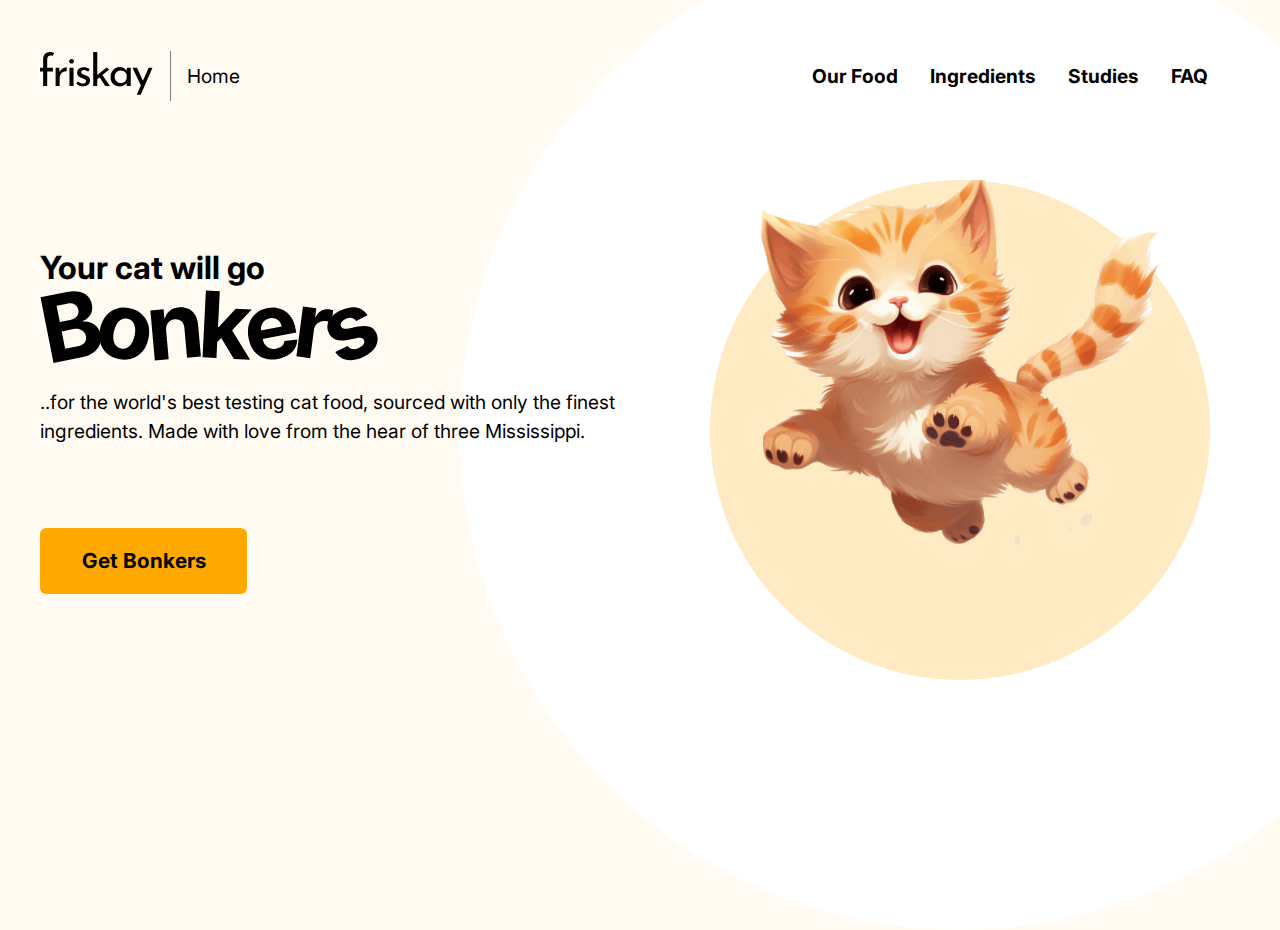
<file: WEBPAGE Tutorial/webpage/index.html>
<!DOCTYPE html>
<html lang="en">
<head>
    <meta charset="UTF-8">
    <meta name="viewport" content="width=device-width, initial-scale=1.0">
    <title>Kitty Page</title>
    <link rel="preconnect" href="https://fonts.googleapis.com">
    <link rel="preconnect" href="https://fonts.gstatic.com" crossorigin>
    <link href="https://fonts.googleapis.com/css2?family=Inter:ital,opsz,wght@0,14..32,100..900;1,14..32,100..900&display=swap" rel="stylesheet">
    <link rel="stylesheet" href="css/main.css">
</head>

<body>

    <div class="wrap"> <!-- WRAPPER -->

        <header>

            <!-- Nav left side -->
                <div class="header-left">
                    <a href="index.html">
                    <img src="../2024 crash course source files\logo.svg" alt="Friskay Logo">
                    </a>
                    <div class="divider"></div>
                    <a href="#" class="home hide-mobile">Home</a>
                </div>
            <!-- Nav left side -->
            
            <!-- NAVBAR -->
            <nav>
                <a href="#" class="menu-open hide-desktop">
                    <img src="../2024 crash course source files/menu.svg" alt="Open menu">
                </a>
                <ul>
                    <li class="hide-desktop">
                        <a href="#" class="menu-close">
                            <img src="../2024 crash course source files/close.svg" alt="Close menu">
                        </a>
                    </li>
                    <li><a href="#">Our Food</a></li>
                    <li><a href="#">Ingredients</a></li>
                    <li><a href="#">Studies</a></li>
                    <li><a href="#">FAQ</a></li>
                </ul>
            </nav>
            <!-- NAVBAR -->

        </header>
        
        <!-- HERO LEFT CONTENT -->
        <main>
            <h1>Your cat will go <img src="../2024 crash course source files/bonkers.svg" alt="Text that says bonkers"></h1>
            <p class="subhead">
                ..for the world's best testing cat food, sourced with only the finest ingredients. 
                Made with love from the hear of three Mississippi.
            </p>
            <a href="#" class="primary-cta">Get Bonkers</a>
        </main>
        <!-- HERO LEFT CONTENT -->

        <!-- Hero Image -->
        <div class="cat-container">
            <div class="cat">
                <img src="../2024 crash course source files/cat.png" alt="Cat illustration">
                <div class="inner-circle"></div>
                <div class="outer-circle"></div>
            </div>
        </div>
        <!-- Hero Image -->

    </div> <!-- WRAPPER -->
    
    <script>

        const menu = document.querySelector('nav ul');
        const menuBtn = document.querySelector('.menu-open');
        const closeBtn = document.querySelector('.menu-close');

        menuBtn.addEventListener('click', () => {
            menu.classList.add('open');
        })

        closeBtn.addEventListener('click', () => {
            menu.classList.remove('open');
        })

    </script>
</body>

</html>
</file>
<file: WEBPAGE Tutorial/webpage/css/main.css>
.hide-mobile {
    display: none;
}

body {
    background-color: #FFFBF3;
    margin: 0;
    font-family: 'Inter';
}

.wrap {
    margin: 2em;
}

header {
    display: flex;
    justify-content:space-between;
}

nav ul {
    background: white;
    position:fixed;
    z-index: 999;
    top: 0;
    right: 0;
    height: 100vh;
    margin: 0;
    list-style: none;
    width: 40%;
    text-align: right;
    padding: 2em;
    transform: translateX(100%);
    transition: transform 0.5s ease-in-out;

    li {
        margin: 2em 0;

        &:nth-of-type(1) {
            margin-bottom: 4em;
        }

        a {
            color: black;
            text-decoration: none;
            font-weight: bold;
            font-size: 1.5rem;

            &:hover {
                text-decoration: underline;
            }
        }
    }
}

.open {
    transform: translateX(0%);
}

h1, p {
    text-align: center;
}

h1 {
    margin-top: 3em;

    img {
        display: block;
        margin: 0 auto;
    }
}

p {
    font-size: 1.2rem;
    line-height: 1.5;
}

a.primary-cta {
    background: #FFA800;
    padding: 1em;
    width: 100%;
    box-sizing: border-box;
    display: block;
    text-align: center;
    text-decoration: none;
    font-weight: bold;
    font-size: 1.3rem;
    color: black;
    border-radius: .3em;
    margin-top: 3em;
}

.cat {
    position: relative;
    height: 500px;
    width: 100%;
    margin-top: 3em;

    img {
        width: 70%;
        position: absolute;
        left: 50%;
        transform: translateX(-50%);
    }

    .inner-circle, .outer-circle {
        position: absolute;
        border-radius: 50%;
        left: 50%;
        top: 50%;
        transform: translate(-50%, -50%);
    }

    .inner-circle {
        background: #FFEBC3;
        width: 300px;
        height: 300px;
        z-index: -1;
    }
    .outer-circle {
        background: white;
        width: 500px;
        height: 500px;
        z-index: -2;
    }
}

@media (min-width: 798px) {
    .wrap {
        margin: 0 4em;
    }

    .hide-desktop {
        display: none;
    }

    .hide-mobile {
        display: block;
    }

    .header-left {
        display: flex;
        justify-content: space-between;
        align-items: center;
        gap: 1em;

        .divider {
            height: 50px;
            width: 1px;
            border-right: 1px solid gray;
        }

        a {
            text-decoration: none;
            color: black;
            font-size: 1.2rem;
        }
    }

    nav ul {
        position: unset;
        background: none;
        display: flex;
        gap: 2em;
        height: auto;
        width: auto;
        transform: translateX(0%);
        
        li a {
            font-size: 1.2rem;
        }
    }
}

@media (min-width: 950px) {
    h1, p {
        text-align: left;
    }

    h1 img {
        margin: 0;
    }

    main {
        width: 50%;
    }

    .cat {
        margin-top: 0;

        .inner-circle {
            width: 500px;
            height: 500px;
        }
        .outer-circle {
            width: 1000px;
            height: 1000px;
        }
    }

    .cat-container {
        position: absolute;
        z-index: -1;
        width: 50%;
        top: 20%;
        right: 0;
    }

}

@media (min-width: 1200px) {

    .wrap {
        margin: 0 auto;
        padding: 0 2em;
        max-width: 1200px;
    }

    a.primary-cta {
        display: inline-block;
        width: auto;
        padding: 1em 2em;
    }

    .cat {
        position: relative;

        img {
            max-width: 400px;
            left: 50%;
        }
    }
}
</file>
